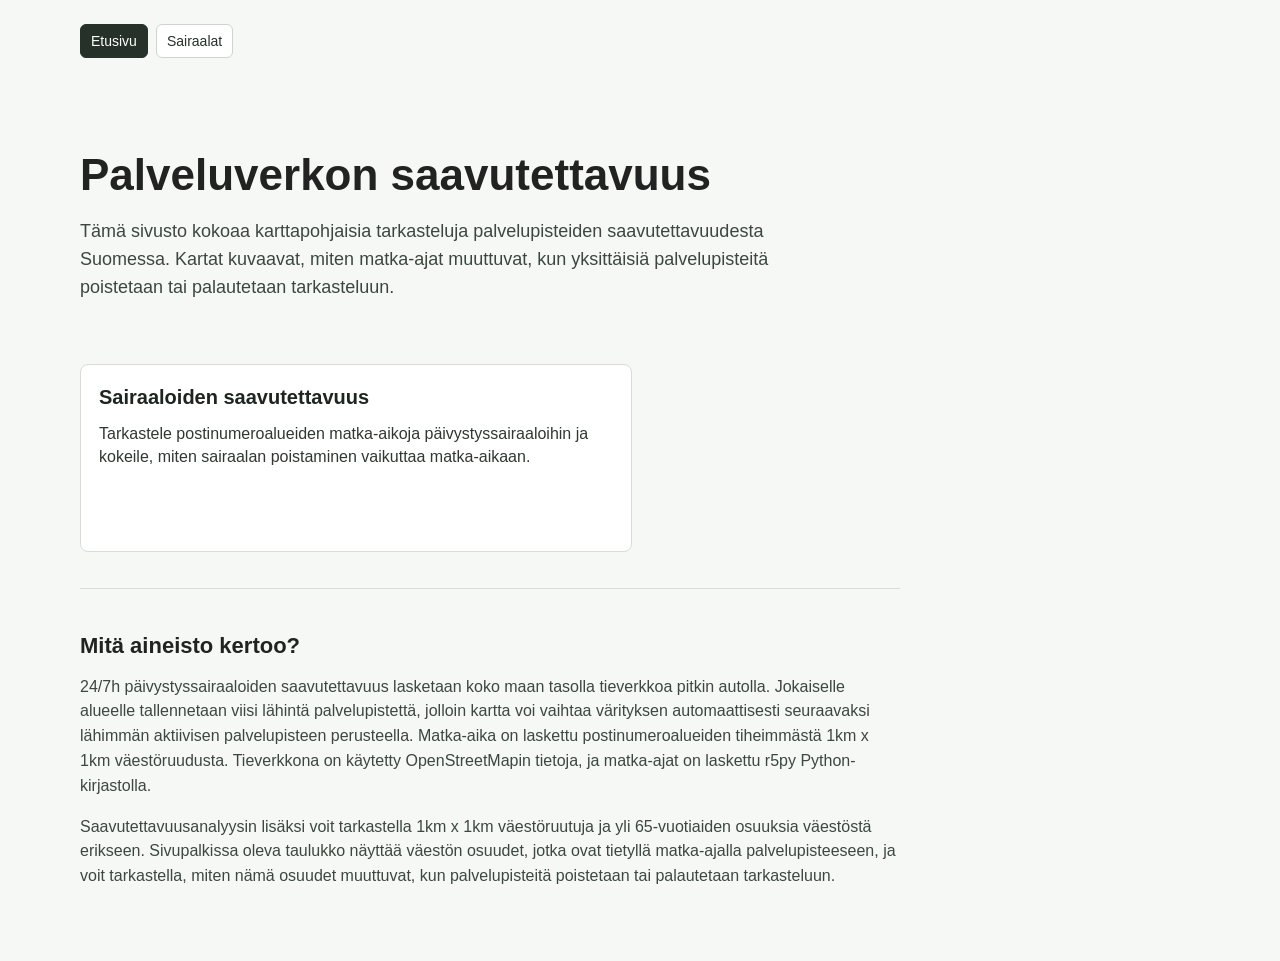
<file: index.html>
﻿<!DOCTYPE html>
<html lang="fi">
<head>
  <meta charset="utf-8" />
  <title>Palveluverkon saavutettavuus</title>
  <meta name="viewport" content="width=device-width, initial-scale=1" />
  <link rel="stylesheet" href="./style.css" />
</head>
<body class="frontpage">
  <header class="front-header">
    <nav class="top-nav" aria-label="PÃ¤Ã¤navigaatio">
      <a class="active" href="./index.html">Etusivu</a>
      <a href="./hospitals.html">Sairaalat</a>
    </nav>
  </header>

  <main class="front-main">
    <section class="front-hero">
      <h1>Palveluverkon saavutettavuus</h1>
      <p>
        Tämä sivusto kokoaa karttapohjaisia tarkasteluja palvelupisteiden
        saavutettavuudesta Suomessa. Kartat kuvaavat, miten matka-ajat muuttuvat,
        kun yksittäisiä palvelupisteitä poistetaan tai palautetaan tarkasteluun.
      </p>
    </section>

    <section class="front-grid" aria-label="Karttasivut">
      <a class="front-link" href="./hospitals.html">
        <span class="front-link-title">Sairaaloiden saavutettavuus</span>
        <span>
          Tarkastele postinumeroalueiden matka-aikoja päivystyssairaaloihin ja
          kokeile, miten sairaalan poistaminen vaikuttaa matka-aikaan.
        </span>
      </a>
    </section>

    <section class="front-text">
      <h2>Mitä aineisto kertoo?</h2>
      <p>
        24/7h päivystyssairaaloiden saavutettavuus lasketaan koko maan tasolla tieverkkoa 
        pitkin autolla. Jokaiselle alueelle tallennetaan viisi lähintä palvelupistettä, 
        jolloin kartta voi vaihtaa värityksen automaattisesti seuraavaksi lähimmän aktiivisen 
        palvelupisteen perusteella. Matka-aika on laskettu postinumeroalueiden tiheimmästä 
        1km x 1km väestöruudusta. Tieverkkona on käytetty OpenStreetMapin tietoja, 
        ja matka-ajat on laskettu r5py Python-kirjastolla.
      </p>
      <p>
        Saavutettavuusanalyysin lisäksi voit tarkastella 1km x 1km väestöruutuja ja yli 65-vuotiaiden
        osuuksia väestöstä erikseen. Sivupalkissa oleva taulukko näyttää väestön osuudet, jotka ovat
        tietyllä matka-ajalla palvelupisteeseen, ja voit tarkastella, miten nämä osuudet muuttuvat, 
        kun palvelupisteitä poistetaan tai palautetaan tarkasteluun.
      </p>
    </section>
  </main>
</body>
</html>
</file>
<file: style.css>
html, body {
  margin: 0;
  height: 100%;
  font-family: Arial, sans-serif;
  color: #222;
}

body.frontpage {
  min-height: 100%;
  height: auto;
  background: #f6f8f5;
}

#app {
  display: grid;
  grid-template-columns: 340px 1fr;
  height: 100vh;
}

#sidebar {
  padding: 16px;
  overflow: auto;
  border-right: 1px solid #ddd;
  background: #fafafa;
}

#map {
  height: 100vh;
  width: 100%;
}

h1 {
  margin: 0 0 8px 0;
  font-size: 22px;
}

h2 {
  margin: 20px 0 10px 0;
  margin-bottom: auto;
  font-size: 16px;
}

.intro {
  margin: 0 0 14px 0;
  line-height: 1.4;
  font-size: 14px;
  color: #444;
}

.top-nav {
  display: flex;
  flex-wrap: wrap;
  gap: 8px;
  margin-bottom: 16px;
}

.top-nav a {
  border: 1px solid #d0d4cf;
  border-radius: 6px;
  color: #253129;
  background: #fff;
  padding: 8px 10px;
  text-decoration: none;
  font-size: 14px;
}

.top-nav a:hover,
.top-nav a.active {
  background: #253129;
  border-color: #253129;
  color: #fff;
}

.front-header {
  max-width: 1120px;
  margin: 0 auto;
  padding: 24px 24px 0;
}

.front-main {
  max-width: 1120px;
  margin: 0 auto;
  padding: 32px 24px 56px;
}

.front-hero {
  max-width: 760px;
  padding: 44px 0 34px;
}

.front-hero h1 {
  font-size: 44px;
  margin-bottom: 14px;
}

.front-hero p {
  font-size: 18px;
  line-height: 1.55;
  color: #3d473f;
}

.eyebrow {
  margin: 0 0 10px;
  color: #5b6b5f;
  font-size: 13px;
  font-weight: 700;
  letter-spacing: 0;
  text-transform: uppercase;
}

.front-grid {
  display: grid;
  grid-template-columns: repeat(2, minmax(0, 1fr));
  gap: 16px;
  margin: 10px 0 36px;
}

.front-link {
  display: flex;
  flex-direction: column;
  gap: 10px;
  min-height: 150px;
  padding: 18px;
  border: 1px solid #d7ddd5;
  border-radius: 8px;
  background: #fff;
  color: #303832;
  text-decoration: none;
  line-height: 1.45;
}

.front-link:hover {
  border-color: #253129;
  box-shadow: 0 8px 20px rgba(37, 49, 41, 0.08);
}

.front-link-title {
  font-size: 20px;
  font-weight: 700;
  color: #1d251f;
}

.front-text {
  max-width: 820px;
  border-top: 1px solid #d7ddd5;
  padding-top: 24px;
}

.front-text h2 {
  font-size: 22px;
}

.front-text p {
  line-height: 1.55;
  color: #3d473f;
}

.controls {
  margin-top: 20px;
}

.select-control {
  display: flex;
  flex-direction: column;
  gap: 6px;
  font-size: 13px;
  font-weight: 700;
  color: #444;
}

.select-control select {
  width: 100%;
  padding: 10px 12px;
  border: 1px solid #ccc;
  border-radius: 6px;
  background: #fff;
  color: #222;
  font: inherit;
}

#resetBtn {
  margin-top: 20px;
  margin-bottom: 20px;
  width: 100%;
  padding: 14px 12px;
  border: 1px solid #ccc;
  background: white;
  border-radius: 6px;
  cursor: pointer;
}

#resetBtn:hover {
  background: #f0f0f0;
}

.stats {
  display: grid;
  grid-template-columns: 1fr 1fr;
  gap: 10px;
}

.stat-card {
  border: 1px solid #ddd;
  background: white;
  border-radius: 8px;
  padding: 10px;
}

.stat-label {
  font-size: 12px;
  color: #666;
  margin-bottom: 4px;
}

.stat-value {
  font-size: 20px;
  font-weight: bold;
}

#facilityList,
#hospitalList,
.facility-type-list {
  display: flex;
  flex-direction: column;
  gap: 8px;
}

.facility-item,
.hospital-item,
.facility-type-item {
  display: flex;
  align-items: center;
  gap: 8px;
  padding: 6px 4px;
  border-radius: 4px;
}

.facility-item:hover,
.hospital-item:hover,
.facility-type-item:hover {
  background: #f0f0f0;
}

.facility-item.disabled,
.hospital-item.disabled,
.facility-type-item.disabled {
  opacity: 0.5;
}

.added-facility-item {
  justify-content: space-between;
  border: 1px solid #b7e8df;
  background: #eefbf8;
}

.remove-added-facility {
  flex: 0 0 auto;
  border: 1px solid #86cfc2;
  border-radius: 4px;
  background: #fff;
  color: #17443d;
  cursor: pointer;
  padding: 4px 8px;
}

.remove-added-facility:hover {
  background: #d7f5ef;
}

.facility-item label,
.hospital-item label,
.facility-type-item label {
  cursor: pointer;
  display: flex;
  align-items: center;
  gap: 8px;
  width: 100%;
}

.facility-type-count {
  margin-left: auto;
  color: #666;
  font-size: 13px;
  font-weight: 700;
}

.firestation-marker {
  border: 2px solid #fff;
  border-radius: 50%;
  box-shadow: 0 1px 5px rgba(0, 0, 0, 0.35);
}

.firestation-marker span {
  display: block;
  width: 42%;
  height: 42%;
  margin: 29%;
  border-radius: 2px;
  background: #fff;
}

/* Different station colors */

.station-paloasema {
  background: #ff0000; /* red */
}

.station-muu {
  background: #ff9800; /* orange */
}

.station-vpk {
  background: #1976d2; /* blue */
}

.station-pvpk {
  background: #7b1fa2; /* purple */
}

.station-tpk {
  background: #00897b; /* teal */
}

.station-spk {
  background: #c2185b; /* magenta */
}

.station-tuntematon {
  background: #999; /* dark gray */
}

.station-default {
  background: #999; /* gray */
}

.station-type-legend {
  margin-bottom: 16px;
}

.legend {
  display: flex;
  flex-direction: column;
  gap: 6px;
  font-size: 14px;
  margin-bottom: 12px;
}

.station-legend div {
  display: flex;
  align-items: center;
  gap: 8px;
}

.station-legend-marker {
  display: inline-block;
  flex: 0 0 auto;
  width: 16px;
  height: 16px;
  border: 2px solid #fff;
  border-radius: 50%;
  box-shadow: 0 1px 4px rgba(0, 0, 0, 0.3);
}

.swatch {
  display: inline-block;
  width: 18px;
  height: 12px;
  margin-right: 8px;
  vertical-align: middle;
  border: 1px solid #999;
}

.s0 { background: #ffffff; }
.s1 { background: #9dff00; }
.s2 { background: #d0ff00; }
.s3 { background: #fffb00; }
.s4 { background: #ffc400; }
.s5 { background: #ff9900; }
.s6 { background: #ff6600; }
.s7 { background: #ff5100; }
.s8 { background: #ff0000; }

.firestations-page .s1 { background: #19c37d; }
.firestations-page .s2 { background: #9dff00; }
.firestations-page .s3 { background: #fffb00; }
.firestations-page .s4 { background: #ff9900; }
.firestations-page .s5 { background: #ff0000; }

.vaesto1 { background: #ffffff; }
.vaesto2 { background: #00aeff }
.vaesto3 { background: #9fecff; }
.vaesto4 { background: #79ffb8; }
.vaesto5 { background: #62ff87; }
.vaesto6 { background: #1aff00; }
.vaesto7 { background: #b7ff00; }
.vaesto8 { background: #fbff05; }
.vaesto9 { background: #eaff00; }
.vaesto10 { background: #ffae00; }
.vaesto11 { background: #ff7300; }
.vaesto12 { background: #ff2600; }
.vaesto13 { background: #ff0000; }

.yli65_1 { background: #ffffff; }
.yli65_2 { background: #04ff00; }
.yli65_3 { background: #77ff00; }
.yli65_4 { background: #f2ff00; }
.yli65_5 { background: #ff8800; }
.yli65_6 { background: #ff0000; }

#populationTable {
  width: 100%;
  border-collapse: collapse;
  margin-top: 10px;
}

#populationTable th, #populationTable td {
  border: 1px solid #ddd;
  padding: 8px;
  text-align: left;
}

#populationTable th {
  background-color: #f2f2f2;
}

@media (max-width: 900px) {
  #app {
    grid-template-columns: 1fr;
    grid-template-rows: auto 1fr;
  }

  #sidebar {
    height: 42vh;
    border-right: none;
    border-bottom: 1px solid #ddd;
  }

  #map {
    height: 58vh;
  }

  .front-hero h1 {
    font-size: 34px;
  }

  .front-grid {
    grid-template-columns: 1fr;
  }
}
</file>
